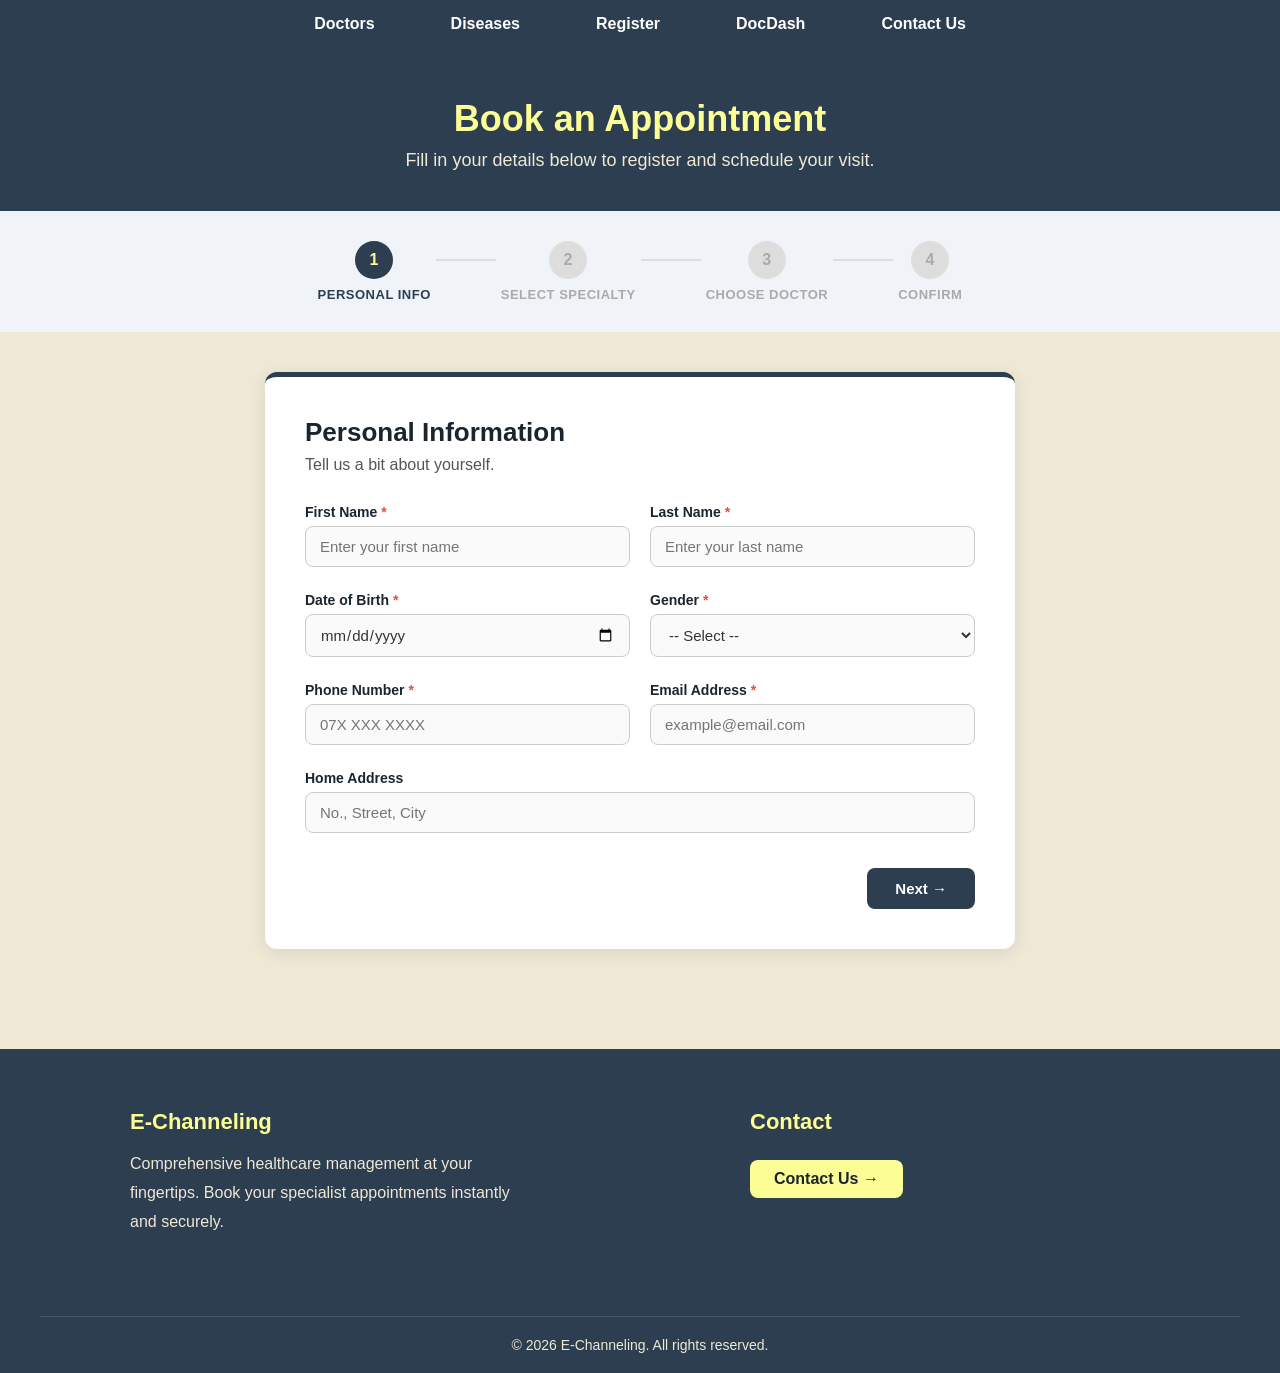
<file: register.html>
<!DOCTYPE html>
<html>
    <head>
        <meta charset="UTF-8">
        <title>E-Channeling | Register</title>
        <link rel="stylesheet" href="Styles.css">
        <link rel="stylesheet" href="register.css">
    </head>
    <body>

        <!-- Top Bar -->
        <nav class="topBar">
            <ul class="pageLinks">
                <li><a href="index.html#doctors">Doctors</a></li>
                <li><a href="index.html#diseases">Diseases</a></li>
                <li class="active"><a href="register.html">Register</a></li>
                <li><a href="index.html#docdash">DocDash</a></li>
                <li><a href="contact.html">Contact Us</a></li>
            </ul>
        </nav>
        <!-- End of Top Bar -->

        <!-- Page Header -->
        <div class="pageHeader">
            <h1>Book an Appointment</h1>
            <p>Fill in your details below to register and schedule your visit.</p>
        </div>

        <!-- Progress Steps -->
        <div class="progressBar">
            <div class="step active" id="step1Indicator">
                <div class="stepCircle">1</div>
                <span>Personal Info</span>
            </div>
            <div class="stepLine"></div>
            <div class="step" id="step2Indicator">
                <div class="stepCircle">2</div>
                <span>Select Specialty</span>
            </div>
            <div class="stepLine"></div>
            <div class="step" id="step3Indicator">
                <div class="stepCircle">3</div>
                <span>Choose Doctor</span>
            </div>
            <div class="stepLine"></div>
            <div class="step" id="step4Indicator">
                <div class="stepCircle">4</div>
                <span>Confirm</span>
            </div>
        </div>

        <!-- Form Container -->
        <div class="formContainer">

            <!-- Step 1: Personal Information -->
            <div class="formStep" id="step1">
                <h2 class="stepTitle">Personal Information</h2>
                <p class="stepSubtitle">Tell us a bit about yourself.</p>

                <div class="formGrid">
                    <div class="formGroup">
                        <label for="firstName">First Name <span class="required">*</span></label>
                        <input type="text" id="firstName" placeholder="Enter your first name">
                        <span class="errorMsg" id="firstNameError">Please enter your first name.</span>
                    </div>

                    <div class="formGroup">
                        <label for="lastName">Last Name <span class="required">*</span></label>
                        <input type="text" id="lastName" placeholder="Enter your last name">
                        <span class="errorMsg" id="lastNameError">Please enter your last name.</span>
                    </div>

                    <div class="formGroup">
                        <label for="dob">Date of Birth <span class="required">*</span></label>
                        <input type="date" id="dob">
                        <span class="errorMsg" id="dobError">Please enter your date of birth.</span>
                    </div>

                    <div class="formGroup">
                        <label for="gender">Gender <span class="required">*</span></label>
                        <select id="gender">
                            <option value="">-- Select --</option>
                            <option value="male">Male</option>
                            <option value="female">Female</option>
                            <option value="other">Other</option>
                        </select>
                        <span class="errorMsg" id="genderError">Please select your gender.</span>
                    </div>

                    <div class="formGroup">
                        <label for="phone">Phone Number <span class="required">*</span></label>
                        <input type="tel" id="phone" placeholder="07X XXX XXXX">
                        <span class="errorMsg" id="phoneError">Please enter a valid phone number.</span>
                    </div>

                    <div class="formGroup">
                        <label for="email">Email Address <span class="required">*</span></label>
                        <input type="email" id="email" placeholder="example@email.com">
                        <span class="errorMsg" id="emailError">Please enter a valid email address.</span>
                    </div>

                    <div class="formGroup fullWidth">
                        <label for="address">Home Address</label>
                        <input type="text" id="address" placeholder="No., Street, City">
                    </div>
                </div>

                <div class="btnRow">
                    <button class="btnNext" onclick="goToStep(2)">Next →</button>
                </div>
            </div>

            <!-- Step 2: Select Disease / Specialty -->
            <div class="formStep hidden" id="step2">
                <h2 class="stepTitle">Select Your Concern</h2>
                <p class="stepSubtitle">Choose the health area you need help with.</p>

                <div class="formGroup">
                    <label for="disease">Disease / Condition <span class="required">*</span></label>
                    <select id="disease" onchange="updateDoctors()">
                        <option value="">-- Select a condition --</option>
                        <option value="cardiology">Heart Disease (Cardiology)</option>
                        <option value="dermatology">Skin Issues (Dermatology)</option>
                        <option value="neurology">Headaches / Neurology</option>
                        <option value="orthopedics">Bone & Joint (Orthopedics)</option>
                        <option value="pediatrics">Child Health (Pediatrics)</option>
                        <option value="general">General Checkup</option>
                    </select>
                    <span class="errorMsg" id="diseaseError">Please select a condition.</span>
                </div>

                <div class="formGroup">
                    <label for="appointmentDate">Preferred Date <span class="required">*</span></label>
                    <input type="date" id="appointmentDate">
                    <span class="errorMsg" id="dateError">Please select a date.</span>
                    <span class="helperText" id="todayDisplay"></span>
                </div>

                <div class="formGroup">
                    <label for="appointmentTime">Preferred Time <span class="required">*</span></label>
                    <select id="appointmentTime">
                        <option value="">-- Select a time slot --</option>
                        <option value="08:00">08:00 AM</option>
                        <option value="09:00">09:00 AM</option>
                        <option value="10:00">10:00 AM</option>
                        <option value="11:00">11:00 AM</option>
                        <option value="14:00">02:00 PM</option>
                        <option value="15:00">03:00 PM</option>
                        <option value="16:00">04:00 PM</option>
                    </select>
                    <span class="errorMsg" id="timeError">Please select a time.</span>
                </div>

                <div class="formGroup">
                    <label for="notes">Additional Notes</label>
                    <textarea id="notes" placeholder="Describe your symptoms or any extra details..."></textarea>
                </div>

                <div class="btnRow">
                    <button class="btnBack" onclick="goToStep(1)">← Back</button>
                    <button class="btnNext" onclick="goToStep(3)">Next →</button>
                </div>
            </div>

            <!-- Step 3: Choose Doctor -->
            <div class="formStep hidden" id="step3">
                <h2 class="stepTitle">Choose Your Doctor</h2>
                <p class="stepSubtitle">Available doctors based on your selected condition.</p>

                <div class="doctorList" id="doctorList">
                    <!-- Doctors are populated by JavaScript -->
                </div>

                <span class="errorMsg" id="doctorError" style="display:block; text-align:center; margin-bottom:15px;">Please select a doctor.</span>

                <div class="btnRow">
                    <button class="btnBack" onclick="goToStep(2)">← Back</button>
                    <button class="btnNext" onclick="goToStep(4)">Next →</button>
                </div>
            </div>

            <!-- Step 4: Confirm -->
            <div class="formStep hidden" id="step4">
                <h2 class="stepTitle">Confirm Your Appointment</h2>
                <p class="stepSubtitle">Please review your details before submitting.</p>

                <div class="summaryBox" id="summaryBox">
                    <!-- Summary filled by JS -->
                </div>

                <div class="formGroup checkboxGroup">
                    <input type="checkbox" id="agreeTerms">
                    <label for="agreeTerms">I confirm that the above information is correct.</label>
                    <span class="errorMsg" id="termsError">Please confirm your details.</span>
                </div>

                <div class="btnRow">
                    <button class="btnBack" onclick="goToStep(3)">← Back</button>
                    <button class="btnSubmit" onclick="submitForm()">Confirm Appointment ✓</button>
                </div>
            </div>

            <!-- Success Message -->
            <div class="formStep hidden" id="stepSuccess">
                <div class="successBox">
                    <div class="successIcon">✓</div>
                    <h2>Appointment Booked!</h2>
                    <p id="successMessage"></p>
                    <p class="successNote">A confirmation will be sent to your email. Please arrive 10 minutes early.</p>
                    <button class="btnNext" onclick="resetForm()">Book Another Appointment</button>
                </div>
            </div>

        </div>
        <!-- End of Form Container -->

        <!-- Footer -->
        <footer class="footer">
            <div class="footerColumn">
                <h3 class="footerTitle">E-Channeling</h3>
                <p class="footerText">Comprehensive healthcare management at your fingertips. Book your specialist appointments instantly and securely.</p>
            </div>

            <div class="footerColumn">
                <h3 class="footerTitle">Contact</h3>
                <a href="contact.html" class="footerLink">Contact Us →</a>
            </div>

            <div class="footerBottom">
                <p>&copy; 2026 E-Channeling. All rights reserved.</p>
            </div>
        </footer>

        <script src="register.js"></script>
    </body>
</html>
</file>
<file: Styles.css>
/*Styles designed for index.html*/
body {
    margin: 0;
    font-family: 'Segoe UI', Tahoma, Geneva, Verdana, sans-serif;
    background-color: #eee8d5;
}

.topBar {
    background-color: #2c3e50;
    padding: 15px 0;
    box-shadow: 0 4px 10px rgba(44, 62, 80, 0.2);
}

.pageLinks {
    list-style-type: none; 
    margin: 0;
    padding: 0;
    display: flex; 
    justify-content: center; 
    gap: 40px; 
}

.pageLinks a {
    color: #ffffff;
    text-decoration: none; 
    font-size: 16px;
    font-weight: bold;
    padding: 8px 18px;
    border-radius: 8px;
}

.pageLinks a:hover {
    background-color: #1a252f;
}

/*Styles for service cards*/

.services {
    padding: 60px 20px;
    text-align: center;
    max-width: 1200px;
    margin: 0 auto;
}

.services h2 {
    color: #1a252f; 
    font-size: 36px;
    margin-bottom: 10px;
}

.servicesIntro {
    color: #555;
    font-size: 18px;
    margin-bottom: 50px;
}

.servicesGrid {
    display: flex;
    flex-wrap: wrap; 
    gap: 30px; 
    justify-content: center;
}

.serviceCard {
    background-color: #ffffff; 
    border-top: 5px solid #2c3e50; 
    border-radius: 10px;
    padding: 30px;
    width: 260px; 
    transition: transform 0.3s ease, box-shadow 0.3s ease, border-color 0.3s ease;
    box-shadow: 0 4px 8px rgba(0, 0, 0, 0.05);
}

.serviceCard:hover {
    transform: translateY(-10px); 
    border-top: 5px solid #fdfd96; 
    box-shadow: 0 12px 20px rgba(44, 62, 80, 0.15);
}

.serviceCard h3 {
    color: #2c3e50;
    margin-top: 0;
    font-size: 22px;
}

.serviceCard p {
    color: #666;
    line-height: 1.6;
    font-size: 15px;
}

/*register button styles*/
#Register {
    background-color: #2c3e50f8;
    color: white;
    padding: 15px 30px;
    border: none;
    border-radius: 15px;
    cursor: pointer;
    position: fixed;
    bottom: 20px;
    right: 20px;
    z-index: 1000;
    box-shadow: 0 4px 6px rgba(0, 0, 0, 0.2);
    transition: all 0.3s ease;
}

#Register:hover {
    background-color: #acd0f3f8;
    color: rgba(13, 4, 82, 0.793);
    box-shadow: 0 8px 15px rgba(0, 0, 0, 0.2);
    transform: translateY(-4px);
}

#Register:active {
    box-shadow: 0 2px 4px rgba(0, 0, 0, 0.2);
    background-color: #fdfd9695;
    transform: translateY(2px);
}

.topImage {
    width: 100%;
    height: 60vh;
    object-fit: cover;
}

/*patients feedback styles*/

.feedbackSection {
    padding: 60px 20px;
    text-align: center;
    background-color: #f0f4f8; 
}

.feedbackSection .title {
    color: #1a252f;
    font-size: 36px;
    margin-top: 0;
    margin-bottom: 10px;
}

.feedbackSection .subtitle {
    color: #555;
    font-size: 18px;
    margin-bottom: 50px;
}

.feedbackGrid {
    display: flex;
    flex-wrap: wrap;
    gap: 30px;
    justify-content: center;
    max-width: 1200px;
    margin: 0 auto;
}

.feedbackCard {
    background-color: #ffffff;
    padding: 30px;
    border-radius: 12px;
    width: 300px; 
    box-shadow: 0 4px 10px rgba(0, 0, 0, 0.05);
    border-bottom: 5px solid #2c3e50;
    transition: transform 0.3s ease, border-color 0.3s ease, box-shadow 0.3s ease;
}

.feedbackCard:hover {
    transform: translateY(-0.5px); 
    border-bottom: 5px solid #fdfd96;
    box-shadow: 0 8px 20px rgba(44, 62, 80, 0.1);
}

.feedbackCard h3 {
    color: #2c3e50;
    font-size: 20px;
    margin-top: 0;
    margin-bottom: 15px;
}

.feedbackCard .quote {
    color: #555;
    font-style: italic;
    line-height: 1.6;
    font-size: 15px;
    margin-bottom: 20px;
}

.feedbackCard .patientName {
    color: #1a252f;
    font-weight: bold;
    font-size: 16px;
    margin: 0;
}

/*stats section styles*/
.statsList {
    background-color: #2c3e50; 
    padding: 60px 20px;
    display: flex;
    flex-wrap: wrap; 
    justify-content: space-around; 
    align-items: center;
    text-align: center;
}

.statItem {
    min-width: 200px; 
    margin: 15px;
}

.statItem .number {
    color: #eee8d5; 
    font-size: 40px;
    margin: 0;
    font-weight: bold;
}

.statItem .number:hover {
    color: #eee8d5; 
    font-size: 40px;
    margin: 0;
    font-weight: bold;
    text-shadow: 2px 2px 4px rgba(0, 0, 0, 0.2); 
}

.statItem .description {
    color: #fffffff7; 
    font-size: 16px;
    margin-top: 10px;
    margin-bottom: 0;
    font-weight: bold;
    text-transform: uppercase; 
    letter-spacing: 1px; 
}

/*footer*/

.footer {
    background-color: #2c3e50;
    padding: 60px 40px 20px 40px;
    display: flex;
    flex-wrap: wrap;
    justify-content: space-around;
    gap: 40px;
}

.footerColumn {
    flex: 1;
    min-width: 250px; 
    max-width: 400px;
}

.footerTitle {
    color: #fdfd96;
    font-size: 22px;
    margin-top: 0;
    margin-bottom: 15px;
}

.footerText {
    color: #eee8d5;
    line-height: 1.8;
    font-size: 16px;
    margin: 0;
}

.footerBottom {
    width: 100%;
    text-align: center;
    margin-top: 40px;
    padding-top: 20px;
    border-top: 1px solid rgba(238, 232, 213, 0.15);
}

.footerBottom p {
    color: #eee8d5;
    font-size: 14px;
    margin: 0;
}

.footerLink {
    display: inline-block;
    background-color: #fdfd96;
    color: #1a252f;
    text-decoration: none;
    font-size: 16px;
    font-weight: bold;
    padding: 10px 24px;
    border-radius: 8px;
    margin-top: 10px;
    transition: background-color 0.3s ease;
}

.footerLink:hover {
    background-color: #eee8d5;
    transform: translateY(-1px); /* Lifts up slightly */
    box-shadow: 0 6px 12px rgba(0, 0, 0, 0.15);
}
</file>
<file: register.css>
/* register.css - Styles for register.html */
/* Uses the same color theme as Styles.css */

/* Page Header */
.pageHeader {
    background-color: #2c3e50;
    color: white;
    text-align: center;
    padding: 50px 20px 40px 20px;
}

.pageHeader h1 {
    font-size: 36px;
    margin: 0 0 10px 0;
    color: #fdfd96;
}

.pageHeader p {
    font-size: 18px;
    color: #eee8d5;
    margin: 0;
}

/* Progress Bar */
.progressBar {
    display: flex;
    justify-content: center;
    align-items: center;
    padding: 30px 20px;
    background-color: #f0f4f8;
    flex-wrap: wrap;
    gap: 5px;
}

.step {
    display: flex;
    flex-direction: column;
    align-items: center;
    gap: 8px;
    color: #aaa;
    font-size: 13px;
    font-weight: bold;
    text-transform: uppercase;
    letter-spacing: 0.5px;
    transition: color 0.3s ease;
}

.step.active {
    color: #2c3e50;
}

.step.done {
    color: #2c3e50;
}

.stepCircle {
    width: 38px;
    height: 38px;
    border-radius: 50%;
    background-color: #ddd;
    display: flex;
    align-items: center;
    justify-content: center;
    font-size: 16px;
    font-weight: bold;
    color: #aaa;
    transition: background-color 0.3s ease, color 0.3s ease;
}

.step.active .stepCircle {
    background-color: #2c3e50;
    color: #fdfd96;
}

.step.done .stepCircle {
    background-color: #2c3e50;
    color: white;
}

.stepLine {
    width: 60px;
    height: 2px;
    background-color: #ddd;
    margin-bottom: 24px;
}

/* Form Container */
.formContainer {
    max-width: 750px;
    margin: 40px auto;
    padding: 0 20px 60px 20px;
}

/* Form Step */
.formStep {
    background-color: #ffffff;
    border-radius: 12px;
    padding: 40px;
    box-shadow: 0 4px 15px rgba(44, 62, 80, 0.1);
    border-top: 5px solid #2c3e50;
}

.formStep.hidden {
    display: none;
}

.stepTitle {
    color: #1a252f;
    font-size: 26px;
    margin: 0 0 8px 0;
}

.stepSubtitle {
    color: #555;
    font-size: 16px;
    margin: 0 0 30px 0;
}

/* Form Grid (two columns) */
.formGrid {
    display: grid;
    grid-template-columns: 1fr 1fr;
    gap: 20px;
}

.fullWidth {
    grid-column: 1 / -1;
}

/* Form Group */
.formGroup {
    display: flex;
    flex-direction: column;
    gap: 6px;
    margin-bottom: 5px;
}

.formGroup label {
    font-size: 14px;
    font-weight: bold;
    color: #1a252f;
}

.formGroup input,
.formGroup select,
.formGroup textarea {
    padding: 11px 14px;
    border: 1.5px solid #ccc;
    border-radius: 8px;
    font-size: 15px;
    color: #333;
    background-color: #fafafa;
    transition: border-color 0.3s ease;
    font-family: 'Segoe UI', Tahoma, Geneva, Verdana, sans-serif;
}

.formGroup input:focus,
.formGroup select:focus,
.formGroup textarea:focus {
    outline: none;
    border-color: #2c3e50;
    background-color: #fff;
}

.formGroup input.inputError,
.formGroup select.inputError,
.formGroup textarea.inputError {
    border-color: #e74c3c;
}

.formGroup textarea {
    resize: vertical;
    min-height: 90px;
}

.required {
    color: #e74c3c;
}

.errorMsg {
    color: #e74c3c;
    font-size: 12px;
    display: none;
}

.helperText {
    color: #888;
    font-size: 12px;
}

/* Checkbox Group */
.checkboxGroup {
    flex-direction: row;
    align-items: center;
    gap: 10px;
    margin-bottom: 20px;
    flex-wrap: wrap;
}

.checkboxGroup input[type="checkbox"] {
    width: 18px;
    height: 18px;
    cursor: pointer;
    padding: 0;
    border: none;
}

.checkboxGroup label {
    font-size: 15px;
    color: #333;
    cursor: pointer;
}

.checkboxGroup .errorMsg {
    width: 100%;
    margin-top: -5px;
}

/* Button Row */
.btnRow {
    display: flex;
    justify-content: flex-end;
    gap: 15px;
    margin-top: 30px;
}

.btnNext {
    background-color: #2c3e50;
    color: white;
    border: none;
    padding: 12px 28px;
    border-radius: 8px;
    font-size: 15px;
    font-weight: bold;
    cursor: pointer;
    transition: background-color 0.3s ease, transform 0.2s ease;
}

.btnNext:hover {
    background-color: #1a252f;
    transform: translateY(-2px);
}

.btnBack {
    background-color: transparent;
    color: #2c3e50;
    border: 2px solid #2c3e50;
    padding: 12px 28px;
    border-radius: 8px;
    font-size: 15px;
    font-weight: bold;
    cursor: pointer;
    transition: all 0.3s ease;
}

.btnBack:hover {
    background-color: #eee8d5;
}

.btnSubmit {
    background-color: #2c3e50;
    color: #fdfd96;
    border: none;
    padding: 12px 28px;
    border-radius: 8px;
    font-size: 15px;
    font-weight: bold;
    cursor: pointer;
    transition: background-color 0.3s ease, transform 0.2s ease;
}

.btnSubmit:hover {
    background-color: #1a252f;
    transform: translateY(-2px);
}

/* Doctor Cards */
.doctorList {
    display: flex;
    flex-direction: column;
    gap: 15px;
    margin-bottom: 20px;
}

.doctorCard {
    display: flex;
    align-items: center;
    gap: 18px;
    padding: 18px 20px;
    border: 2px solid #ddd;
    border-radius: 10px;
    cursor: pointer;
    transition: border-color 0.3s ease, box-shadow 0.3s ease, background-color 0.3s ease;
    background-color: #fafafa;
}

.doctorCard:hover {
    border-color: #2c3e50;
    box-shadow: 0 4px 12px rgba(44, 62, 80, 0.1);
}

.doctorCard.selected {
    border-color: #2c3e50;
    background-color: #f0f4f8;
    box-shadow: 0 4px 12px rgba(44, 62, 80, 0.15);
}

.doctorAvatar {
    width: 52px;
    height: 52px;
    border-radius: 50%;
    background-color: #2c3e50;
    color: #fdfd96;
    display: flex;
    align-items: center;
    justify-content: center;
    font-size: 20px;
    font-weight: bold;
    flex-shrink: 0;
}

.doctorInfo h4 {
    margin: 0 0 4px 0;
    color: #1a252f;
    font-size: 17px;
}

.doctorInfo p {
    margin: 0;
    color: #666;
    font-size: 14px;
}

.doctorBadge {
    margin-left: auto;
    background-color: #eee8d5;
    color: #2c3e50;
    font-size: 12px;
    font-weight: bold;
    padding: 4px 10px;
    border-radius: 20px;
    flex-shrink: 0;
}

/* Summary Box */
.summaryBox {
    background-color: #f0f4f8;
    border-radius: 10px;
    padding: 25px 30px;
    margin-bottom: 25px;
}

.summaryRow {
    display: flex;
    justify-content: space-between;
    padding: 10px 0;
    border-bottom: 1px solid #ddd;
    font-size: 15px;
    flex-wrap: wrap;
    gap: 5px;
}

.summaryRow:last-child {
    border-bottom: none;
}

.summaryLabel {
    color: #555;
    font-weight: bold;
}

.summaryValue {
    color: #1a252f;
    text-align: right;
}

/* Success Box */
.successBox {
    text-align: center;
    padding: 20px 0;
}

.successIcon {
    width: 70px;
    height: 70px;
    background-color: #2c3e50;
    color: #fdfd96;
    border-radius: 50%;
    font-size: 36px;
    display: flex;
    align-items: center;
    justify-content: center;
    margin: 0 auto 20px auto;
}

.successBox h2 {
    color: #1a252f;
    font-size: 28px;
    margin: 0 0 12px 0;
}

.successBox p {
    color: #555;
    font-size: 16px;
    margin: 0 0 10px 0;
}

.successNote {
    color: #888;
    font-size: 14px;
    font-style: italic;
    margin-bottom: 30px !important;
}

/* Responsive */
@media (max-width: 600px) {
    .formGrid {
        grid-template-columns: 1fr;
    }

    .formStep {
        padding: 25px 20px;
    }

    .stepLine {
        width: 25px;
    }

    .btnRow {
        flex-direction: column;
    }

    .btnBack, .btnNext, .btnSubmit {
        width: 100%;
        text-align: center;
    }
}
</file>
